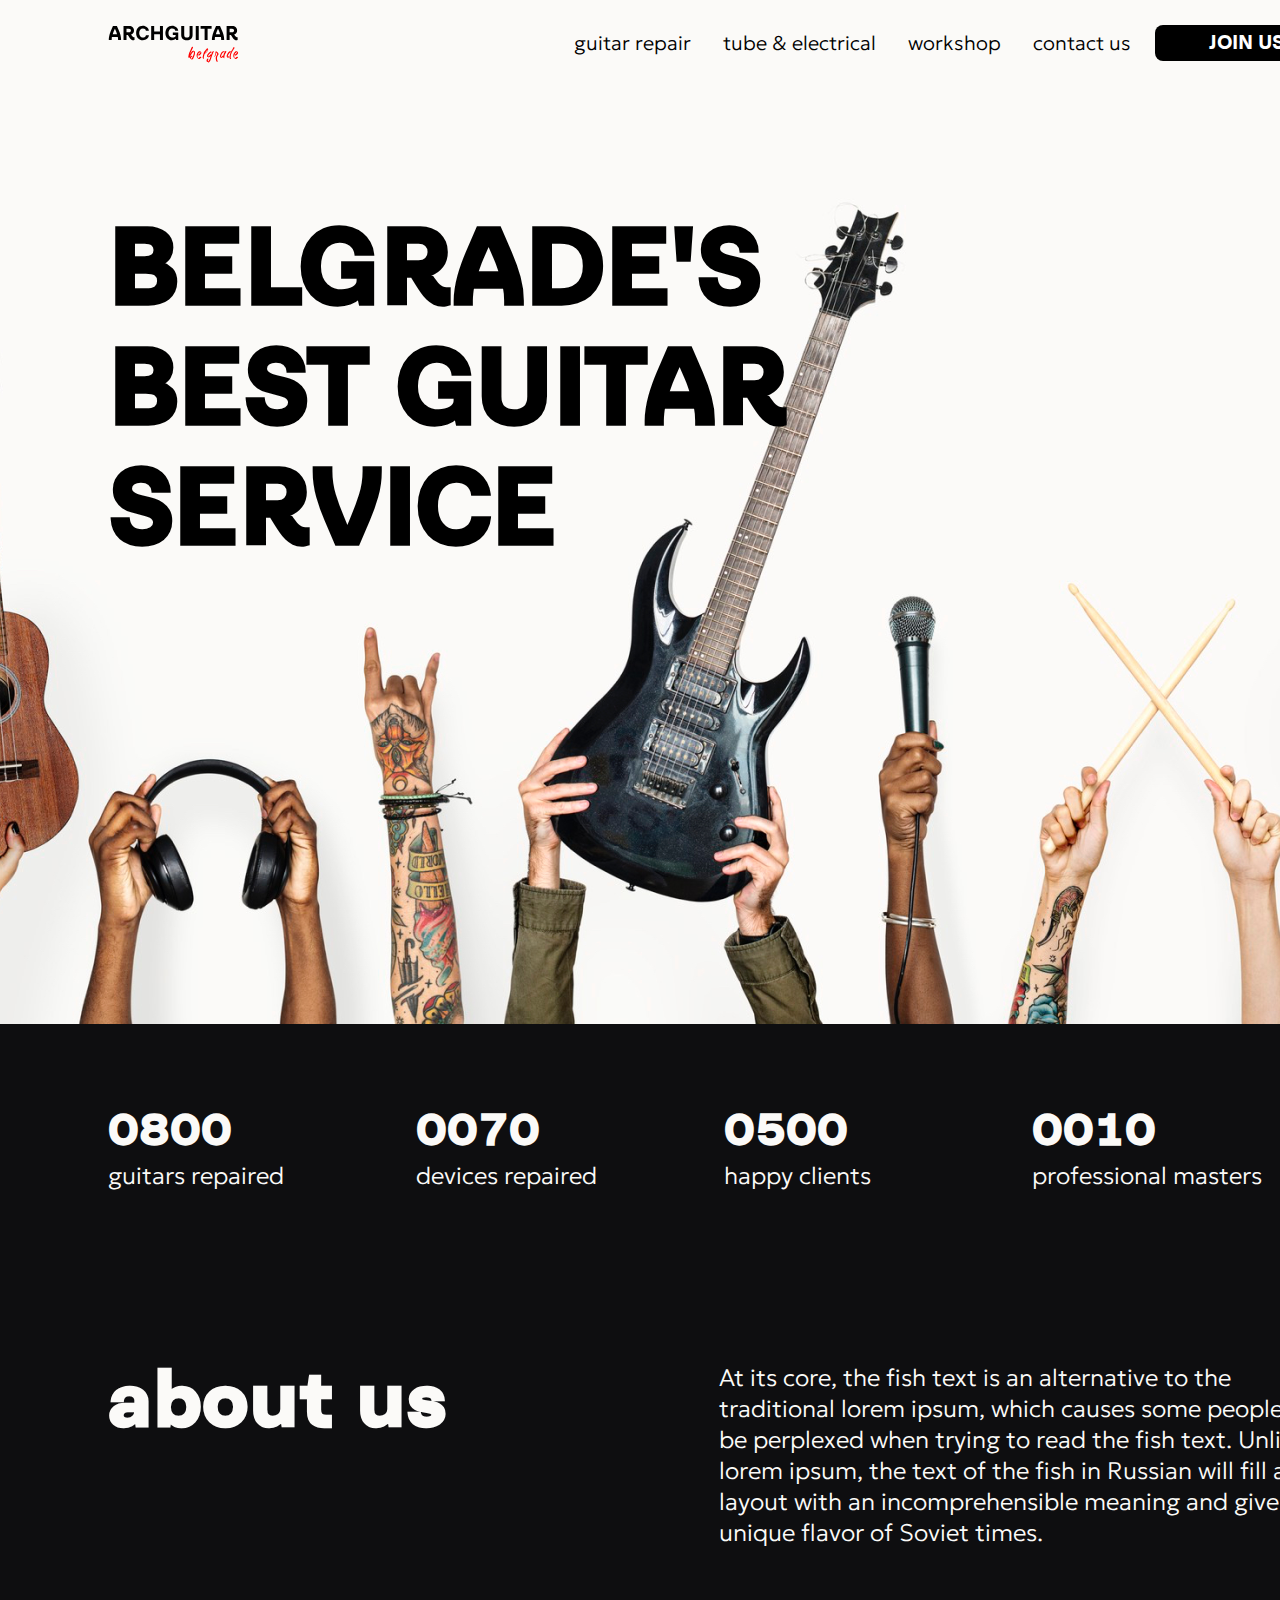
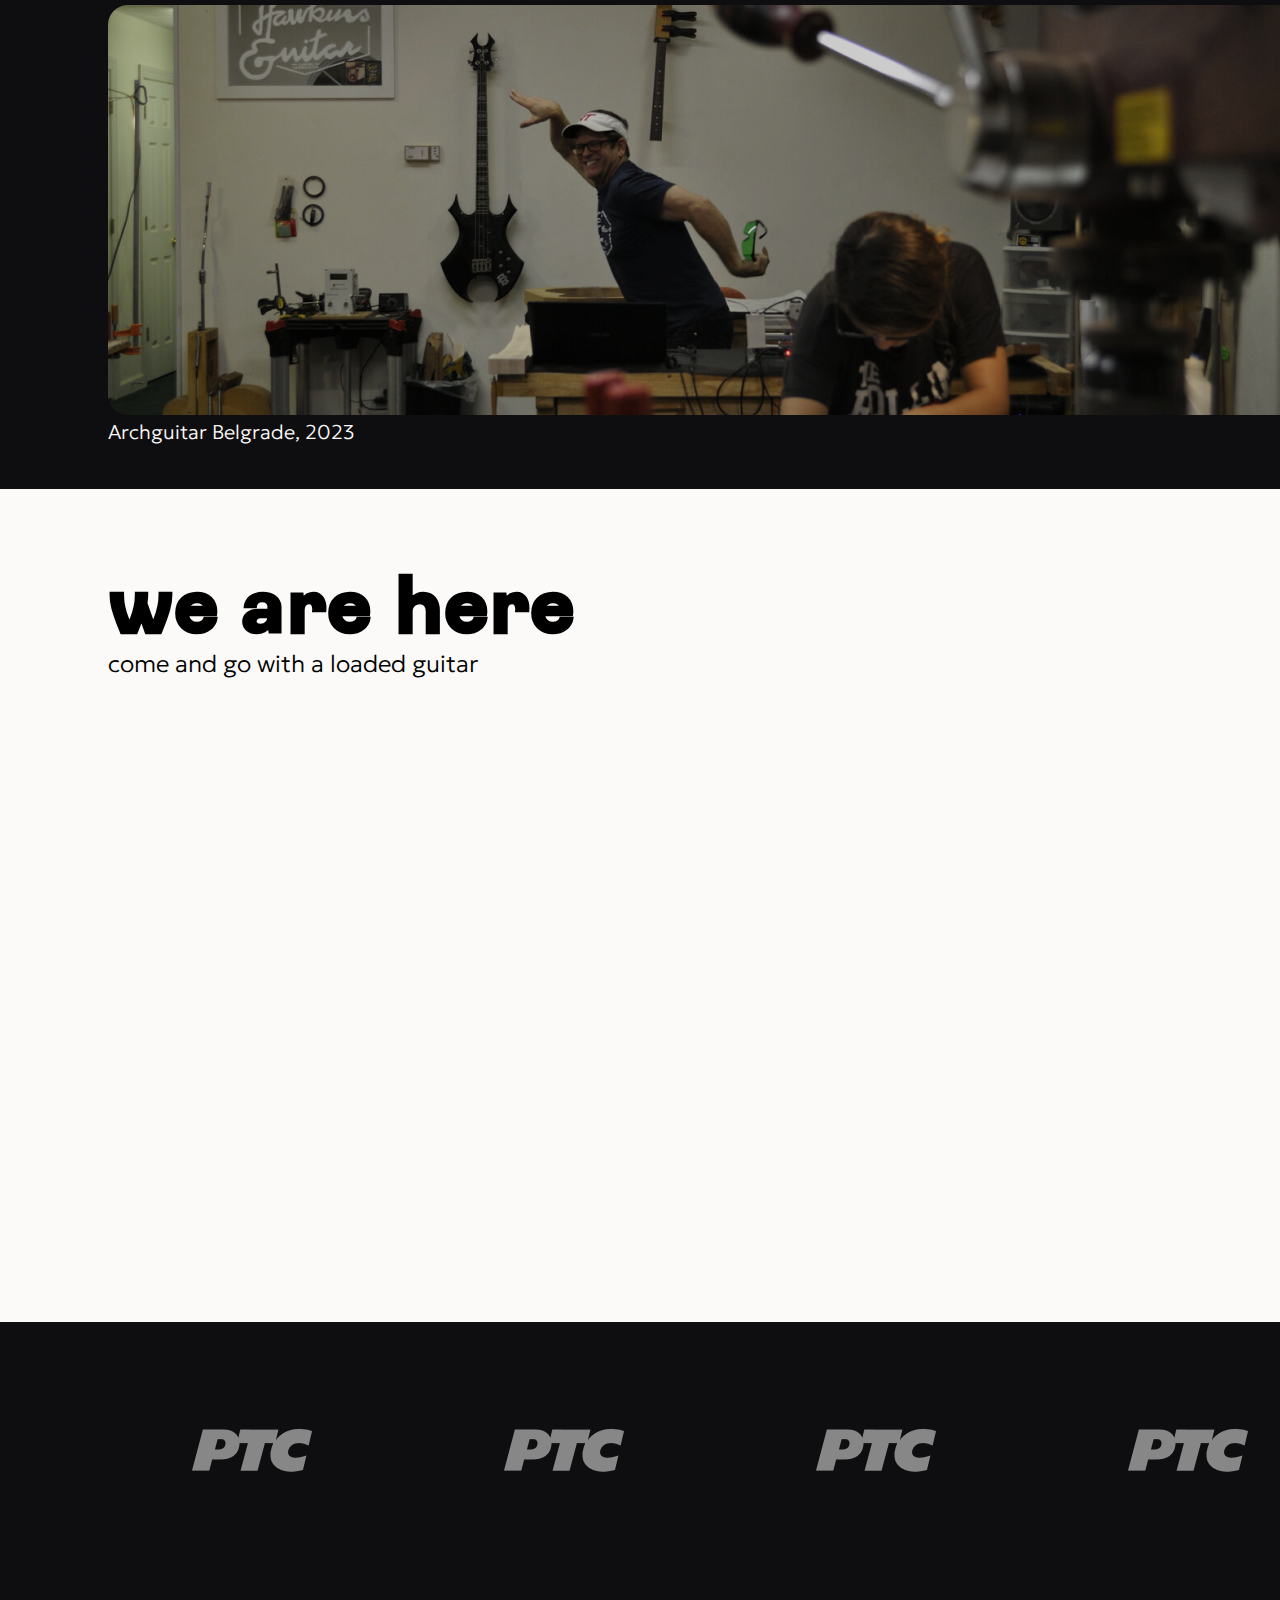
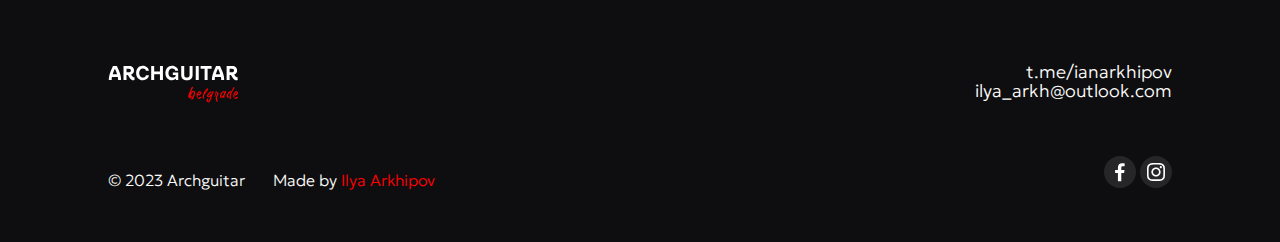
<file: index.html>
<!DOCTYPE html>
<html lang="en">
<head>
    <meta charset="UTF-8" name="description" content="Belgrade's best guitar service">
    <title>GWorkshop</title>
    <link rel="stylesheet" href="Styles/style.css">
</head>
<body>
<section class="main">
    <header class="header">
        <div class="container">
            <a href="index.html" class="logo">
                <img src="images/Logo.svg" alt="Logo" class="Logo">
            </a>
            <nav class="menu">
                <ul class="menu-list">
                    <li class="menu-item">
                        <a href="guitarrepair.html">guitar repair</a>
                    </li>

                    <li class="menu-item">
                        <a href="guitarrepair.html">tube & electrical</a>
                    </li>

                    <li class="menu-item">
                        <a href="workshop.html">workshop</a>
                    </li>
                    <li class="menu-item">
                        <a href="contact-us.html">contact us</a>
                    </li>
                </ul>
            </nav>
            <button class="Join-us">join us</button>
        </div>
    </header>
</section>

<section class="main-content">
    <div class="container">
        <div class="main-titling">
            <h1>Belgrade's best guitar service</h1>
        </div>
    </div>
</section>

<section class="about-us">
    <div class="container">
        <div class="statistics">
            <div class="stats-item">
                <H3>0800</H3>
                <p>guitars repaired</p>
            </div>
            <div class="stats-item">
                <H3>0070</H3>
                <p>devices repaired</p>
            </div>
            <div class="stats-item">
                <H3>0500</H3>
                <p>happy clients</p>
            </div>
            <div class="stats-item2">
                <H3>0010</H3>
                <p>professional masters</p>
            </div>
        </div>
    </div>
    <div class="container">
        <div class="about-us-container">
            <div class="about-us-item">
                <H2>about us</H2>
            </div>
            <div class="about-us-item">
                <p>At its core, the fish text is an alternative to the traditional lorem ipsum, which causes some people
                    to be perplexed when trying to read the fish text. Unlike lorem ipsum, the text of the fish in
                    Russian will fill any layout with an incomprehensible meaning and give a unique flavor of Soviet
                    times.</p>
            </div>
        </div>
        <div class="about-img-container">
            <img src="./images/Workshop-fun.png" alt="workshop-fun" class="workshop-fun">
        </div>
        <span>Archguitar Belgrade, 2023</span>
    </div>
</section>
<section class="we-are-here">
    <div class="container">
        <H2>we are here</H2>
        <p>come and go with a loaded guitar</p>
    </div>
    <div class="map">
        <iframe src="https://www.google.com/maps/embed?pb=!1m18!1m12!1m3!1d2314.700526173349!2d20.459799630279203!3d44.82062353964571!2m3!1f0!2f0!3f0!3m2!1i1024!2i768!4f13.1!3m3!1m2!1s0x475a7ab4a6fbc739%3A0x672a896e262998cb!2z0KHRgtGD0LTQtdC90YLRgdC60Lgg0YLRgNCzIDE2LCDQkdC10L7Qs9GA0LDQtA!5e0!3m2!1sru!2srs!4v1698273071706!5m2!1sru!2srs"
                width="1440" height="450" style="border:0;" allowfullscreen="" loading="lazy"
                referrerpolicy="no-referrer-when-downgrade"></iframe>
    </div>
</section>

<section class="partners">
    <div class="container">
        <div class="partners">
            <div class="partner">
                <a href="https://www.rts.rs/sr/index.html" class="partner-1"><img src="images/RTS.png" alt="rts" class="partner-1"></a>
            </div>
            <div class="partner">
                <a href="https://www.rts.rs/sr/index.html" class="partner-1"><img src="images/RTS.png" alt="rts" class="partner-1"></a>
            </div>
            <div class="partner">
                <a href="https://www.rts.rs/sr/index.html" class="partner-1"><img src="images/RTS.png" alt="rts" class="partner-1"></a>
            </div>
            <div class="partner">
                <a href="https://www.rts.rs/sr/index.html" class="partner-1"><img src="images/RTS.png" alt="rts" class="partner-1"></a>
            </div>
        </div>
    </div>
</section>
<footer class="footer">
    <div class="container">
        <div class="footer-line-1">
            <div class="logo">
                <img src="images/logo-inverted.svg" alt="logo-invert" class="Logo">
            </div>
            <div class="p-links">
                <div class="links">
                    <a class="links" href="https://t.me/ianarkhipov">t.me/ianarkhipov</a>
                </div>
                <div class="links">
                    <a class="links" href="mailto:ilya_arkh@outlook.co">ilya_arkh@outlook.com</a>
                </div>
            </div>
        </div>
        <div class="footer-line-2">
            <div class="rights">
                <span class="right">© 2023 Archguitar</span>
                <span class="right">Made by <a href="https://github.com/ianarkhipov?tab=repositories">Ilya Arkhipov</a></span>
            </div>
            <div class="icons">
                <div class="icons-tray">
                    <i><img src="./images/Fa-fb.svg" class="fb" alt="fb"></i>
                    <i><img src="./images/Fa-inst.svg" class="inst" alt="inst"> </i>
                </div>
            </div>
        </div>
    </div>
</footer>
</body>
</file>
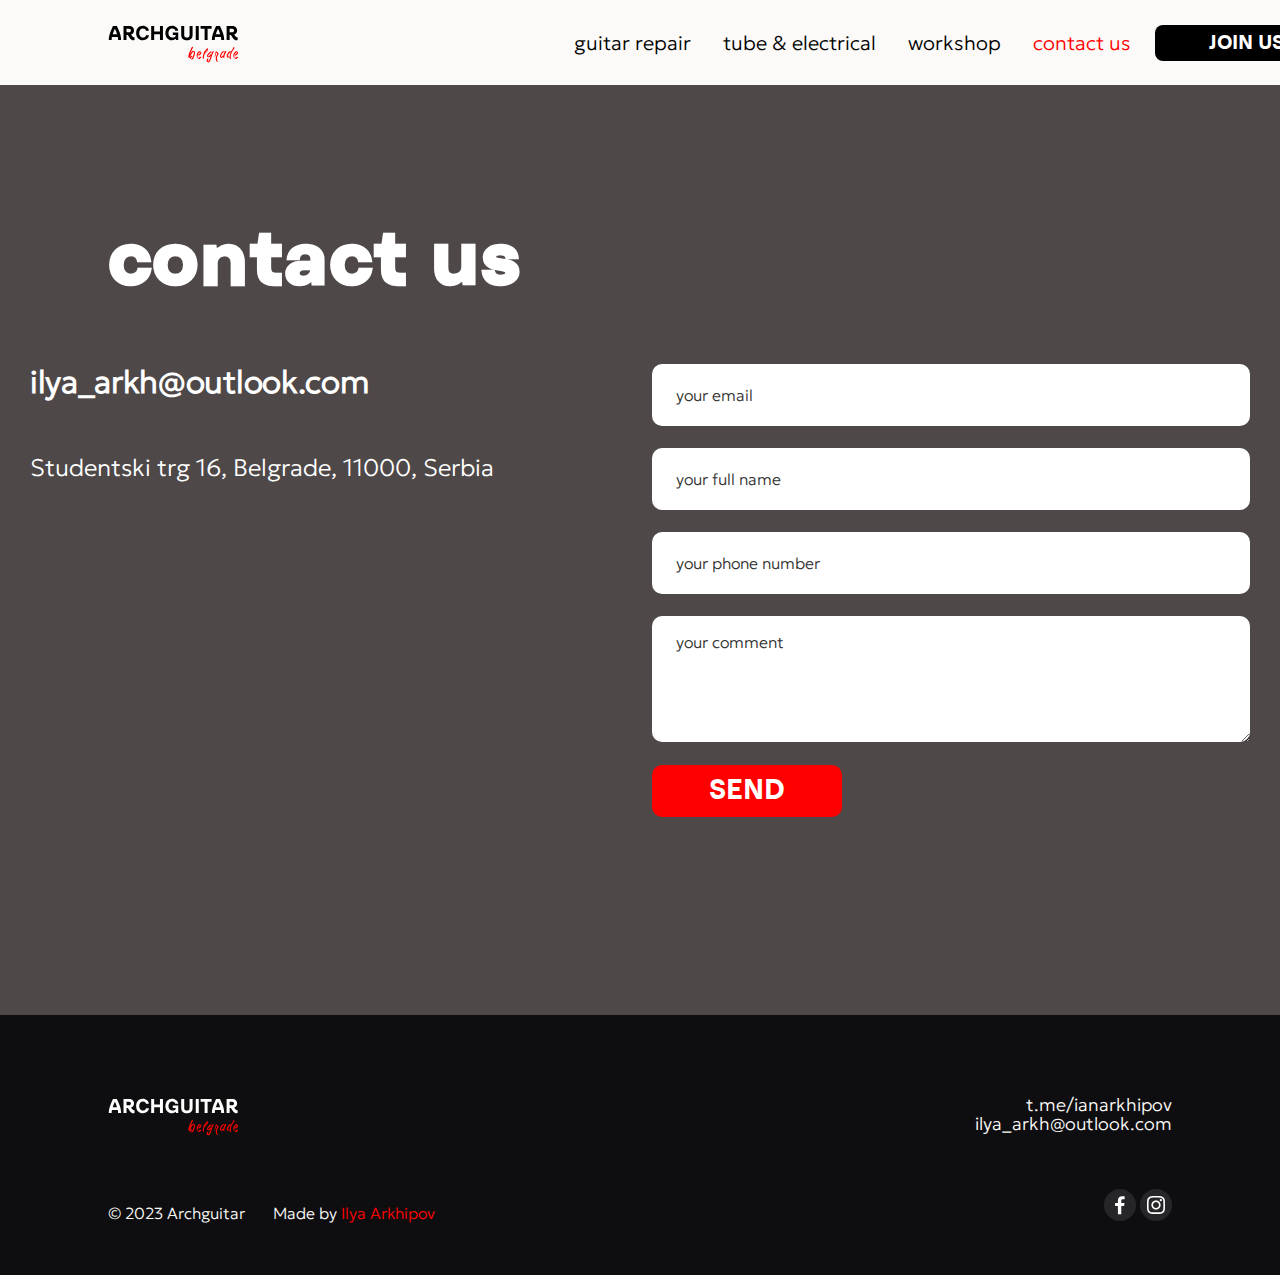
<file: contact-us.html>
<!DOCTYPE html>
<html lang="en">
<head>
    <meta charset="UTF-8">
    <title>GWorkshop</title>
    <link rel="stylesheet" href="Styles/style.css">

</head>
<body>
<section class="main">
    <header class="header">
        <div class="container">
            <a href="index.html" class="logo">
                <img src="images/Logo.svg" alt="Logo" class="Logo">
            </a>
            <nav class="menu">
                <ul class="menu-list">
                    <li class="menu-item">
                        <a href="guitarrepair.html"> guitar repair</a>
                    </li>

                    <li class="menu-item">
                        <a href="tube&electrical.html">tube & electrical</a>
                    </li>

                    <li class="menu-item">
                        <a href="workshop.html">workshop</a>
                    </li>
                    <li class="menu-item">
                        <a style="color:red" href="contact-us.html">contact us</a>
                    </li>
                </ul>
            </nav>
            <button class="Join-us">join us</button>
        </div>
    </header>
</section>

<section class="contact-us-main">
    <div class="container">
        <H2 class="contact-us-title">contact us</H2>
    </div>
    <div class="container">
        <div class="contact-us-container">
            <div class="contact-card1">
                <h3 class="contact-us-link"><a href="mailto:ilya_arkh@outlook.co">ilya_arkh@outlook.com</a></h3>
                <p class="contact-us-address">Studentski trg 16, Belgrade, 11000, Serbia</p>
            </div>

            <div class="contact-card2">
                <div class="order-form">
                    <div class="form__group">
                        <input class="input" type="text" placeholder="1">
                        <label class="label">your email</label>
                    </div>
                    <div class="form__group">
                        <input class="input" type="text" placeholder="1">
                        <label class="label">your full name</label>
                    </div>
                    <div class="form__group">
                        <input class="input" type="text" placeholder="1">
                        <label class="label">your phone number</label>
                    </div>
                    <div class="form__group">
                        <textarea class="input" name="" id="comment" cols="30" rows="10" placeholder="1"></textarea>
                        <label class="label-textarea">your comment</label>
                    </div>
                    <button class="order-button">send</button>
                </div>
            </div>
        </div>
    </div>
</section>


<footer class="footer">
    <div class="container">
        <div class="footer-line-1">
            <div class="logo">
                <img src="images/logo-inverted.svg" alt="logo-invert" class="Logo">
            </div>
            <div class="p-links">
                <div class="links">
                    <a class="links" href="https://t.me/ianarkhipov">t.me/ianarkhipov</a>
                </div>
                <div class="links">
                    <a class="links" href="mailto:ilya_arkh@outlook.co">ilya_arkh@outlook.com</a>
                </div>
            </div>
        </div>
        <div class="footer-line-2">
            <div class="rights">
                <span class="right">© 2023 Archguitar</span>
                <span class="right">Made by <a href="https://github.com/ianarkhipov?tab=repositories">Ilya Arkhipov</a></span>
            </div>
            <div class="icons">
                <div class="icons-tray">
                    <i><img src="./images/Fa-fb.svg" class="fb" alt="fb"></i>
                    <i><img src="./images/Fa-inst.svg" class="inst" alt="inst"> </i>
                </div>
            </div>
        </div>
    </div>
</footer>
</body>
</file>
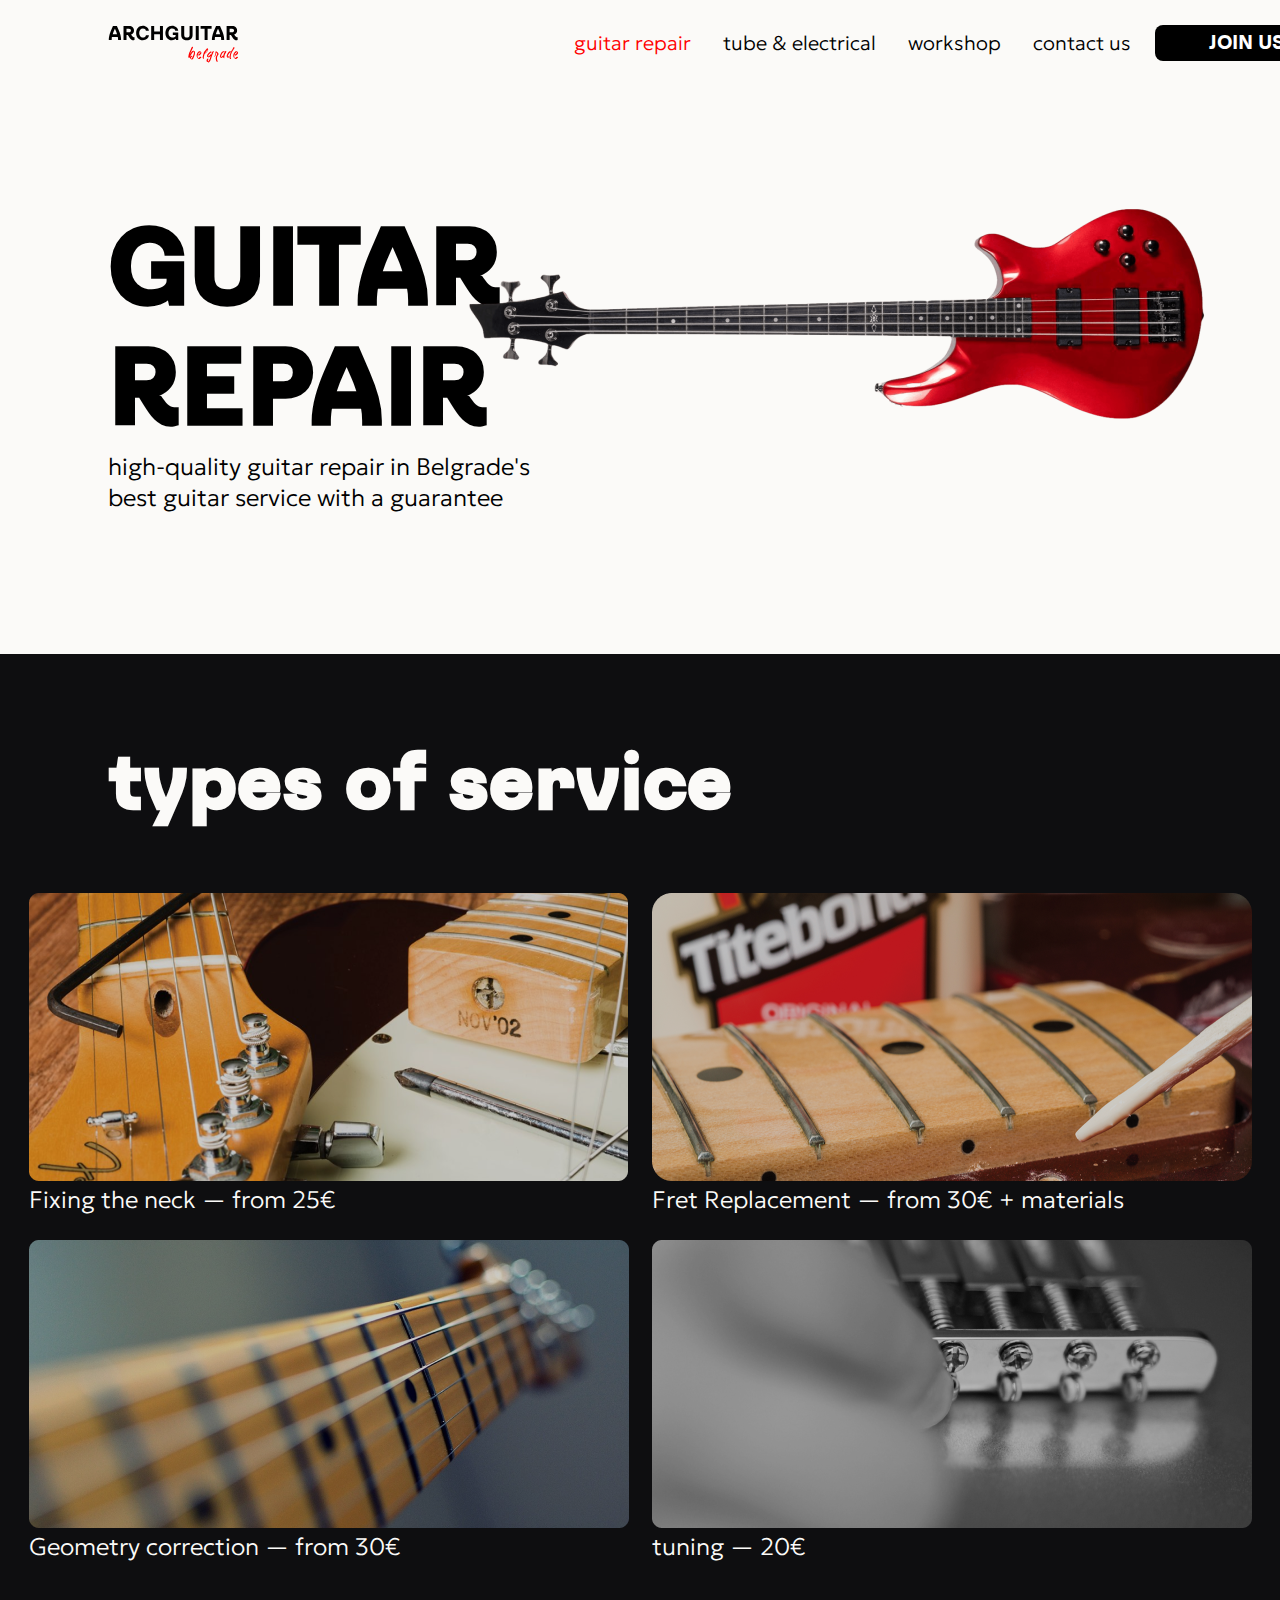
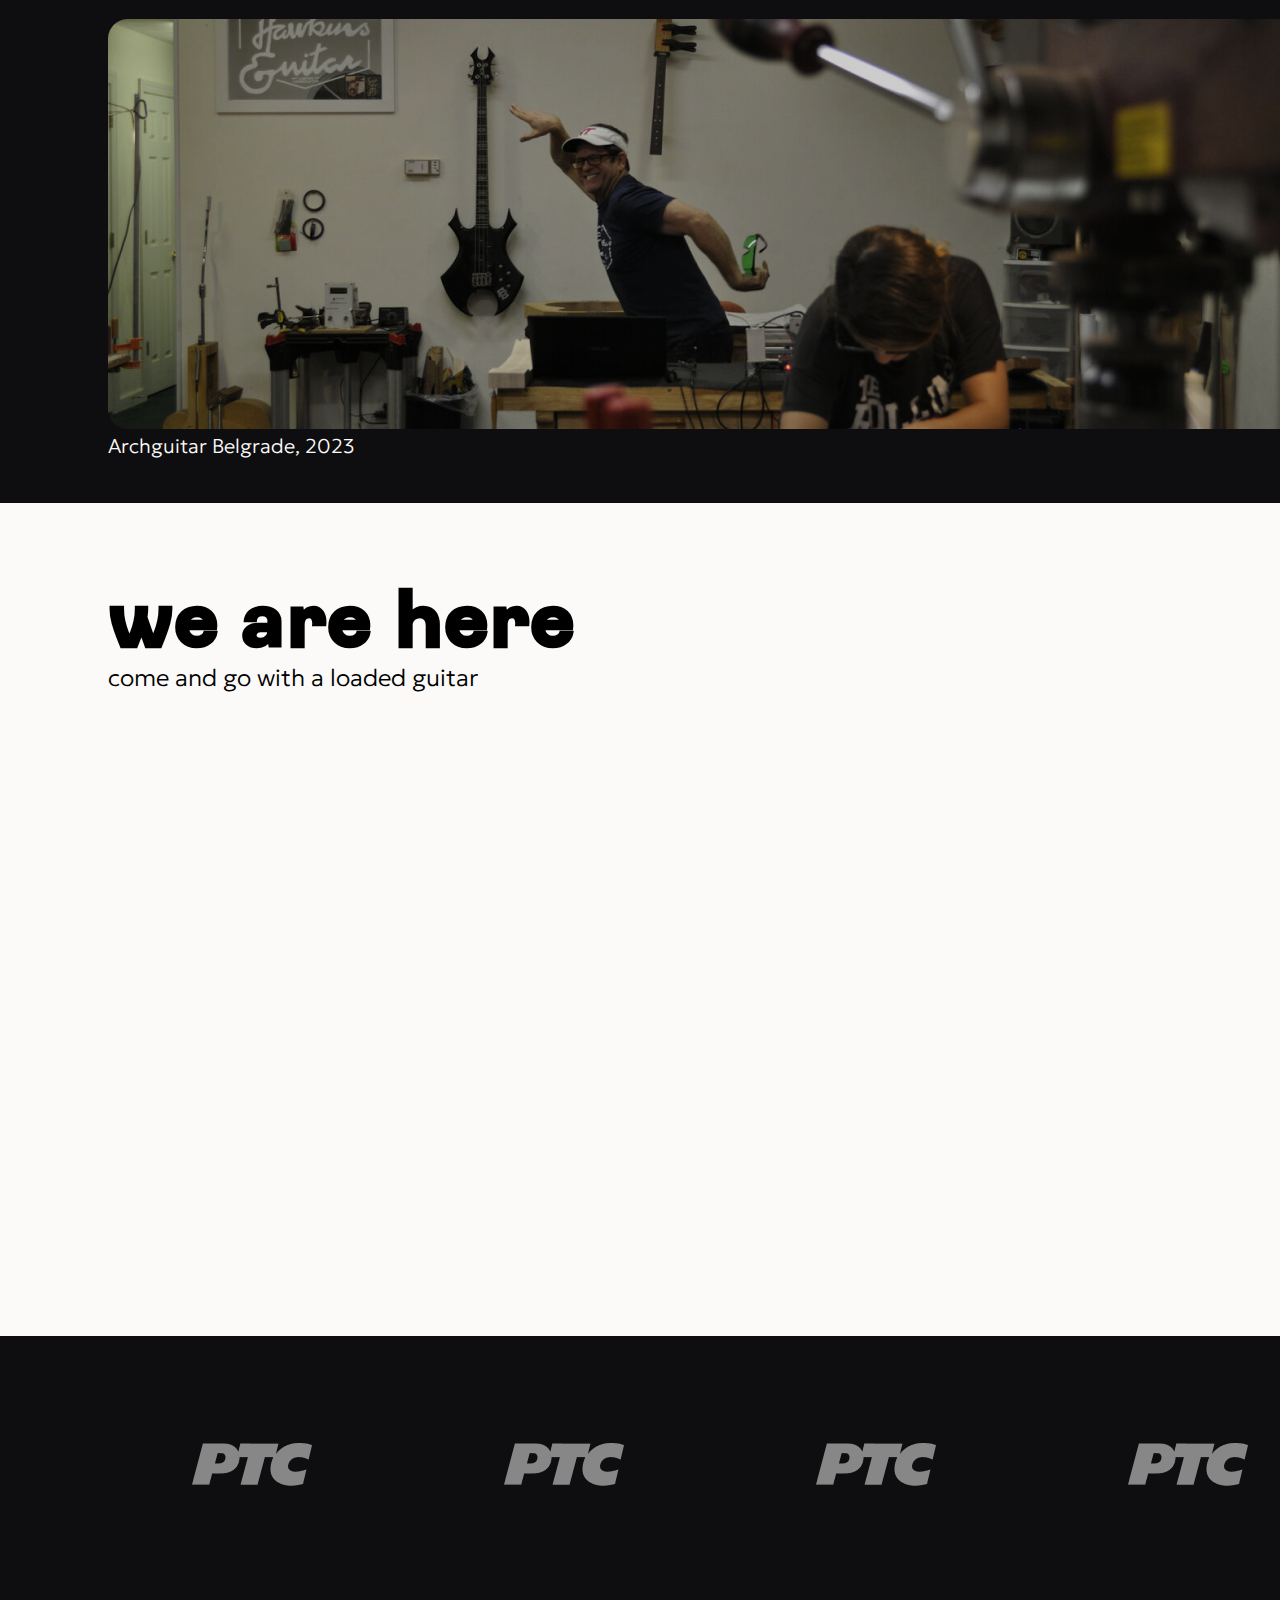
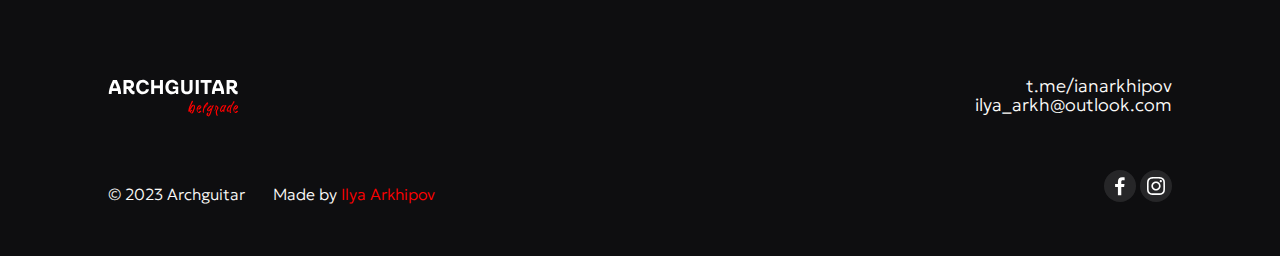
<file: guitarrepair.html>
<!DOCTYPE html>
<html lang="en">
<head>
    <meta charset="UTF-8">
    <title>GWorkshop</title>
    <link rel="stylesheet" href="Styles/style.css">

</head>
<body>
<section class="main">
    <header class="header">
        <div class="container">
            <a href="index.html" class="logo">
                <img src="images/Logo.svg" alt="Logo" class="Logo">
            </a>
            <nav class="menu">
                <ul class="menu-list">
                    <li class="menu-item">
                        <a style="color:red" href="guitarrepair.html"> guitar repair</a>
                    </li>

                    <li class="menu-item">
                        <a href="tube&electrical.html">tube & electrical</a>
                    </li>

                    <li class="menu-item">
                        <a href="workshop.html">workshop</a>
                    </li>
                    <li class="menu-item">
                        <a href="contact-us.html">contact us</a>
                    </li>
                </ul>
            </nav>
            <button class="Join-us">join us</button>
        </div>
    </header>
</section>

<section class="guitarrepair-main-content">
    <div class="container">
        <div class="main-titling">
            <H1 class="main-title">guitar repair</H1>
            <p>high-quality guitar repair in Belgrade's best guitar service with a guarantee</p>
        </div>
        <img src="images/grepair-red-guitar.png" alt="grepair-red-guitar" class="grepair-red-guitar"/>
    </div>
</section>

<section class="about-us">
    <div class="container">
        <H2 class="types-of-service">types of service</H2>
    </div>
    <div class="container">
        <div class="services-container">
            <div class="service-card">
                <img src="images/fixing-neck.png" alt="fixing-neck" class="service-image"/>
                <p>Fixing the neck — from 25€</p>
            </div>
            <div class="service-card">
                <img src="images/fret-replacement.png" alt="fixing-neck" class="service-image"/>
                <p>Fret Replacement — from 30€ + materials</p>
            </div>
            <div class="service-card">
                <img src="images/geometry-correction.png" alt="fixing-neck" class="service-image"/>
                <p>Geometry correction — from 30€</p>
            </div>
            <div class="service-card">
                <img src="images/tuning.png" alt="fixing-neck" class="service-image"/>
                <p>tuning — 20€</p>
            </div>
        </div>
        <div class="about-img-container">
            <img src="./images/Workshop-fun.png" alt="workshop-fun" class="workshop-fun">
        </div>
        <span>Archguitar Belgrade, 2023</span>
    </div>
</section>
<section class="we-are-here">
    <div class="container">
        <H2>we are here</H2>
        <p>come and go with a loaded guitar</p>
    </div>
    <div class="map">
        <iframe src="https://www.google.com/maps/embed?pb=!1m18!1m12!1m3!1d2314.700526173349!2d20.459799630279203!3d44.82062353964571!2m3!1f0!2f0!3f0!3m2!1i1024!2i768!4f13.1!3m3!1m2!1s0x475a7ab4a6fbc739%3A0x672a896e262998cb!2z0KHRgtGD0LTQtdC90YLRgdC60Lgg0YLRgNCzIDE2LCDQkdC10L7Qs9GA0LDQtA!5e0!3m2!1sru!2srs!4v1698273071706!5m2!1sru!2srs"
                width="1440" height="450" style="border:0;" allowfullscreen="" loading="lazy"
                referrerpolicy="no-referrer-when-downgrade"></iframe>
    </div>
</section>

<section class="partners">
    <div class="container">
        <div class="partners">
            <div class="partner">
                <a href="https://www.rts.rs/sr/index.html" class="partner-1"><img src="images/RTS.png" alt="rts" class="partner-1"></a>
            </div>
            <div class="partner">
                <a href="https://www.rts.rs/sr/index.html" class="partner-1"><img src="images/RTS.png" alt="rts" class="partner-1"></a>
            </div>
            <div class="partner">
                <a href="https://www.rts.rs/sr/index.html" class="partner-1"><img src="images/RTS.png" alt="rts" class="partner-1"></a>
            </div>
            <div class="partner">
                <a href="https://www.rts.rs/sr/index.html" class="partner-1"><img src="images/RTS.png" alt="rts" class="partner-1"></a>
            </div>
        </div>
    </div>
</section>
<footer class="footer">
    <div class="container">
        <div class="footer-line-1">
            <div class="logo">
                <img src="images/logo-inverted.svg" alt="logo-invert" class="Logo">
            </div>
            <div class="p-links">
                <div class="links">
                    <a class="links" href="https://t.me/ianarkhipov">t.me/ianarkhipov</a>
                </div>
                <div class="links">
                    <a class="links" href="mailto:ilya_arkh@outlook.co">ilya_arkh@outlook.com</a>
                </div>
            </div>
        </div>
        <div class="footer-line-2">
            <div class="rights">
                <span class="right">© 2023 Archguitar</span>
                <span class="right">Made by <a href="https://github.com/ianarkhipov?tab=repositories">Ilya Arkhipov</a></span>
            </div>
            <div class="icons">
                <div class="icons-tray">
                    <i><img src="./images/Fa-fb.svg" class="fb" alt="fb"></i>
                    <i><img src="./images/Fa-inst.svg" class="inst" alt="inst"> </i>
                </div>
            </div>
        </div>
    </div>
</footer>
</body>
</file>
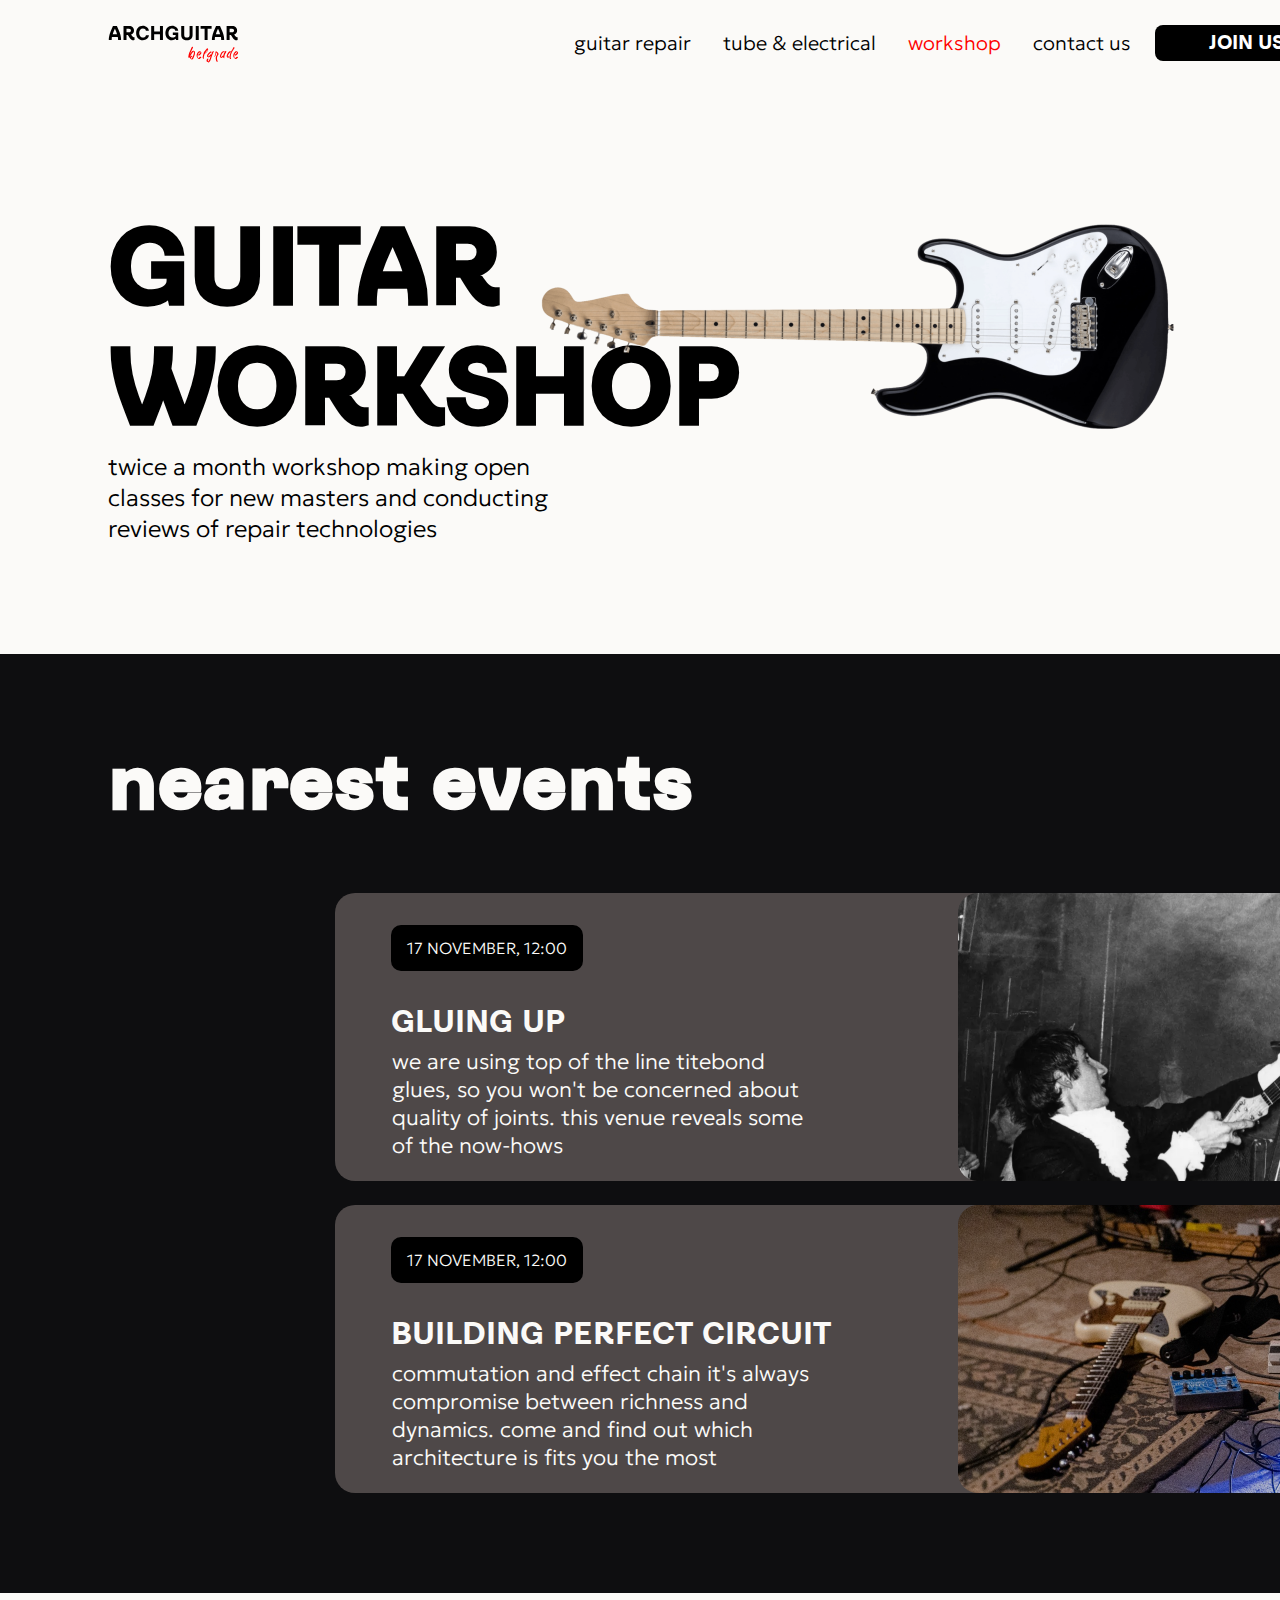
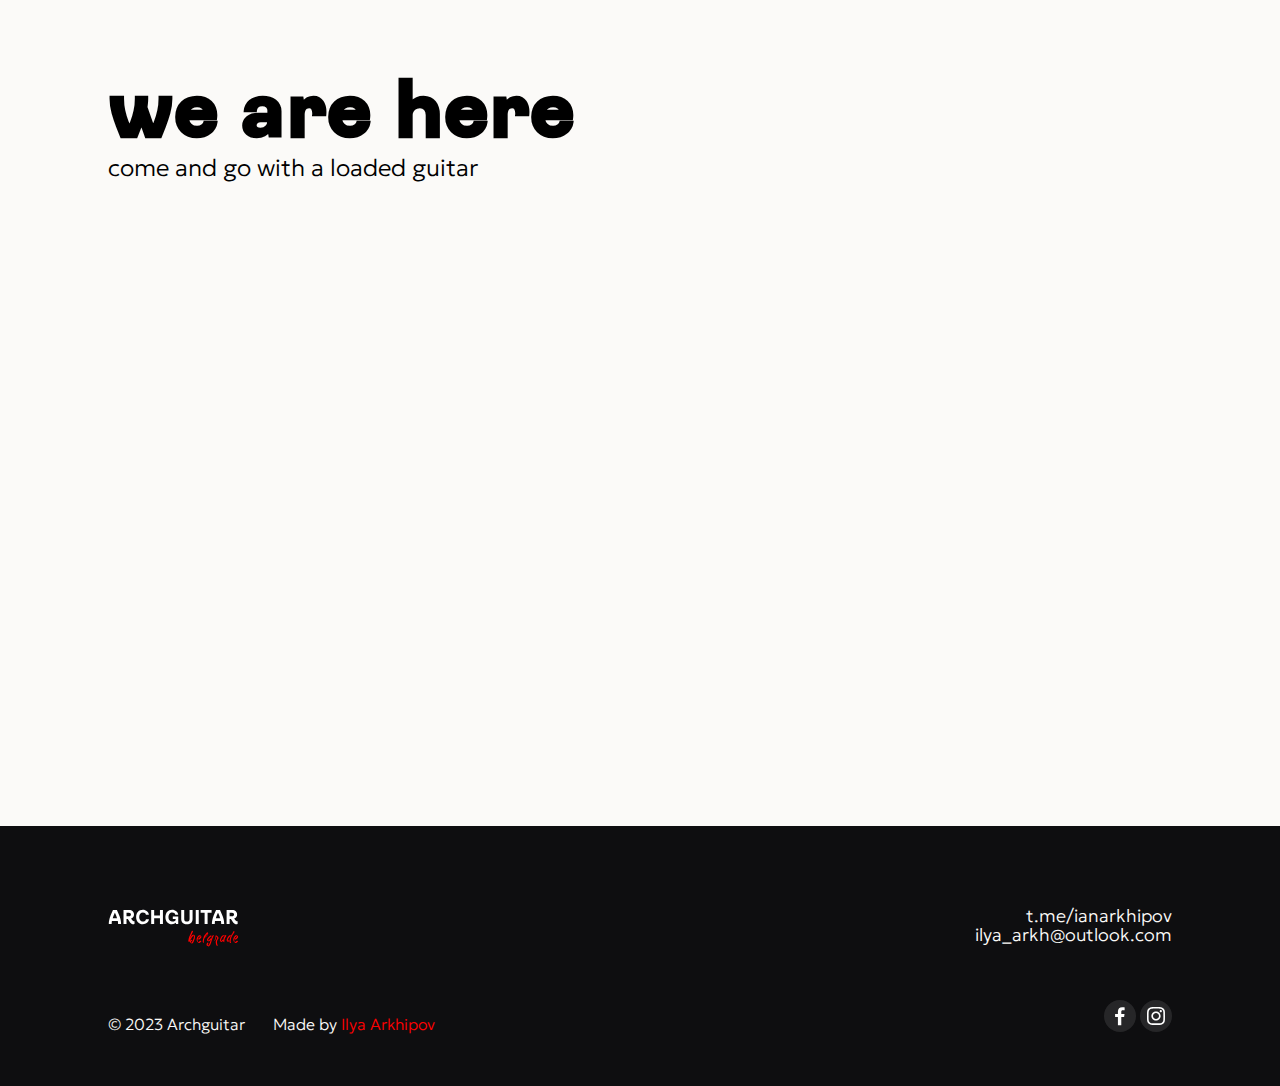
<file: workshop.html>
<!DOCTYPE html>
<html lang="en">
<head>
    <meta charset="UTF-8">
    <title>GWorkshop</title>
    <link rel="stylesheet" href="Styles/style.css">

</head>
<body>
<section class="main">
    <header class="header">
        <div class="container">
            <a href="index.html" class="logo">
                <img src="images/Logo.svg" alt="Logo" class="Logo">
            </a>
            <nav class="menu">
                <ul class="menu-list">
                    <li class="menu-item">
                        <a href="guitarrepair.html"> guitar repair</a>
                    </li>

                    <li class="menu-item">
                        <a href="tube&electrical.html">tube & electrical</a>
                    </li>

                    <li class="menu-item">
                        <a style="color:red" href="workshop.html">workshop</a>
                    </li>
                    <li class="menu-item">
                        <a href="contact-us.html">contact us</a>
                    </li>
                </ul>
            </nav>
            <button class="Join-us">join us</button>
        </div>
    </header>
</section>

<section class="guitarrepair-main-content">
    <div class="container">
        <div class="main-titling">
            <H1 class="main-title">guitar workshop</H1>
            <p>twice a month workshop making open classes for new masters and conducting reviews of repair technologies</p>
        </div>
        <img src="images/stratoworkshop.png" alt="stratoworkshop" class="stratoworkshop"/>
    </div>
</section>

<section class="about-us">
    <div class="container">
        <H2 class="types-of-service">nearest events</H2>
    </div>
    <div class="container">
        <div class="events-container">
            <div class="event-card">
                <div class="card-inlay">
                    <span class="small-info">17 november, 12:00</span>
                    <p class="inlay-title">Gluing up</p>
                    <p class="p-inlay">We are using top of the line Titebond glues, so you won't be concerned about quality of joints. This venue reveals some of the now-hows</p>
                </div>
                <div class="card-inlay">
                    <img src="images/Gluing-up.png" alt="gluing-up" class="event-image"/>
                </div>
            </div>
            <div class="event-card">
                <div class="card-inlay">
                    <span class="small-info">17 november, 12:00</span>
                    <p class="inlay-title">Building perfect circuit</p>
                    <p class="p-inlay">Commutation and effect chain it's always compromise between richness and dynamics. Come and find out which architecture is fits you the most</p>
                </div>
                <div class="card-inlay">
                    <img src="images/Circuit-building.png" alt="Circuit-building" class="event-image"/>
                </div>
            </div>
        </div>
    </div>
</section>

<section class="we-are-here">
    <div class="container">
        <H2>we are here</H2>
        <p>come and go with a loaded guitar</p>
    </div>
    <div class="map">
        <iframe src="https://www.google.com/maps/embed?pb=!1m18!1m12!1m3!1d2314.700526173349!2d20.459799630279203!3d44.82062353964571!2m3!1f0!2f0!3f0!3m2!1i1024!2i768!4f13.1!3m3!1m2!1s0x475a7ab4a6fbc739%3A0x672a896e262998cb!2z0KHRgtGD0LTQtdC90YLRgdC60Lgg0YLRgNCzIDE2LCDQkdC10L7Qs9GA0LDQtA!5e0!3m2!1sru!2srs!4v1698273071706!5m2!1sru!2srs"
                width="1440" height="450" style="border:0;" allowfullscreen="" loading="lazy"
                referrerpolicy="no-referrer-when-downgrade"></iframe>
    </div>
</section>

<footer class="footer">
    <div class="container">
        <div class="footer-line-1">
            <div class="logo">
                <img src="images/logo-inverted.svg" alt="logo-invert" class="Logo">
            </div>
            <div class="p-links">
                <div class="links">
                    <a class="links" href="https://t.me/ianarkhipov">t.me/ianarkhipov</a>
                </div>
                <div class="links">
                    <a class="links" href="mailto:ilya_arkh@outlook.co">ilya_arkh@outlook.com</a>
                </div>
            </div>
        </div>
        <div class="footer-line-2">
            <div class="rights">
                <span class="right">© 2023 Archguitar</span>
                <span class="right">Made by <a href="https://github.com/ianarkhipov?tab=repositories">Ilya Arkhipov</a></span>
            </div>
            <div class="icons">
                <div class="icons-tray">
                    <i><img src="./images/Fa-fb.svg" class="fb" alt="fb"></i>
                    <i><img src="./images/Fa-inst.svg" class="inst" alt="inst"> </i>
                </div>
            </div>
        </div>
    </div>
</footer>
</body>
</file>
<file: Styles/style.css>
* {
    margin: 0;

}

@font-face {
    font-family: 'Srbija Sans';
    src: url("../Fonts/Srbija Sans.ttf");
}

@font-face {
    font-family: 'Geologica';
    src: url("../Fonts/Geologica-ExtraLight.ttf");
}

h4 {

    font-family: 'Srbija Sans', sans-serif;
    font-size: 32px;
    line-height: 35;
    text-transform: uppercase;
}

h3 {
    font-family: 'Srbija Sans', sans-serif;
    font-size: 44px;
    line-height: 57px;
}

h2 {
    font-family: 'Srbija Sans', sans-serif;
    font-size: 80px;
    line-height: 80px;
    text-transform: lowercase;
}


p {
    font-family: 'Geologica', sans-serif;
    font-size: 24px;
    line-height: 31px;
}

.small-info {
    background: #000;
    border-radius: 10px;
    padding: 10px 16px;
    display: inline-flex;
    font-size: 16px;
    text-transform: uppercase;
    margin-top: 32px;
    margin-left: 56px;
}

.inlay-title {
    font-family: 'Srbija Sans', sans-serif;
    font-size: 32px;
    line-height: 35px;
    text-transform: uppercase;
    margin-top: 34px;
    margin-left: 56px;
}

.p-inlay {
    font-family: 'Geologica', sans-serif;
    font-size: 22px;
    line-height: 28px;
    text-transform: lowercase;
    max-width: 428px;
    margin-top: 8px;
    margin-left: 57px;
}

span {
    font-family: 'Geologica', sans-serif;
    font-size: 20px;
    line-height: 26px;
}

.main {
    background-color: #FBFAF8;
    font-family: 'Srbija Sans', 'Srbija Sans', sans-serif;

}

.header {
    background-color: #FBFAF8;
    position: fixed;
    z-index: 2;
    padding: 22px 0;
}

.container {
    margin: 0 auto;
    padding-left: 108px;
    padding-right: 108px;

}

.Join-us {
    background: #000;
    border-radius: 8px;
    width: 183px;
    height: 36px;
    box-sizing: border-box;
    padding: 0;
    display: flex;
    justify-content: center;
    align-items: center;
    border: 0;
    cursor: pointer;
    outline: none;
    font-family: 'Srbija Sans', sans-serif;
    font-size: 20px;
    line-height: 20px;
    color: #FFF;
    text-transform: uppercase;
}

.Join-us:hover {
    background: #F00;
}

.main-content {
    padding-top: 80px;
    overflow: hidden;
    background-image: url("../images/Hands-instruments.png");
    background-position-x: center;
    background-position-y: 80px;
    background-repeat: no-repeat;
    height: 944px;
}



.guitarrepair-main-content {
    overflow: hidden;
    height: 654px;
    background-color: #FBFAF8;;
}


.guitarrepair-main-content .container {
    padding-top: 80px;
    position: relative;
    overflow: hidden;
    height: 654px;
}

.grepair-red-guitar {
    position: absolute;
    top: 13px;
    left: calc(100% - 900px);
    z-index: 0;
}

.stratoworkshop {
    position: absolute;
    top: 100px;
    left: calc(100% - 760px);
    z-index: 0;
}

.contact-us-main {
    padding-top: 100px;
    background-color: #4E4848;
    height: 915px;
}

.contact-us-title {
    padding-top: 121px;
    color: #FFF;
}

.contact-us-link {
    font-family: 'Geologica', sans-serif;
    font-size: 32px;
    line-height: 35px;
    letter-spacing: -0.32px;
    color: #FFF;
}

.contact-us-link a {
    text-decoration: none;
    color:  #FFFFFF;
}

.contact-us-address {
    font-size: 24px;
    line-height: 24px;
    margin-top: 56px;
    color: #FFF;
}


.header .container {
    display: flex;
    justify-content: space-between;
    align-items: center;
}


.event-card p {

}

.events-container {
    display: grid;
    grid-template-rows: repeat(2, 288px);
    gap: 24px;
    width: 611px;
}

.event-card {
    display: flex;
    justify-content: space-between;
    align-content: center;
    background-color: #4E4848;
    /*display: grid;*/
    /*grid-template-rows: repeat(2, 288px);*/
    /*gap: 24px;*/
    border: 0;
    border-radius: 20px;
}

/*.event-card:nth-child(2) {*/
/*    padding-top: 24px;*/
/*}*/

.card-inlay {
    width: 611px;
}

.card-inlay:nth-child(1) {
    /*margin-left: 56px;*/
}

.event-card .event-image {
    /*margin-left: 14px;*/
}

.event-image {
    margin-left: 12px;
    z-index: 0;
}

.event-image:hover {
    background-image: url("../images/hover-price.png");
    opacity: 0.5;
    z-index: 1;
}

.types-of-service {
    padding-top: 91px;

}

.logo img {
    vertical-align: bottom;
}

.logo {
    margin-right: 295px;
}



.menu {
    display: flex;
    align-items: center;
}

.menu-list {
    list-style: none;
    display: flex;
    align-items: center;
}

.menu-item {
    font-family: 'Geologica', sans-serif;
    font-size: 20px;
    line-height: 28px;
}

.menu-item:nth-child(-n+3) {
    margin-right: 32px;
}

.menu-item:nth-child(4) {
    margin-right: 24px;
}

.menu-item a {
    font-size: 20px;
    line-height: 24px;
    color: black;
    text-decoration: none;
    cursor: pointer;
    white-space: nowrap;
}

.menu-item a:hover {
    border-bottom: 2px solid #F00;
}

.main-titling {
    padding-top: 132px;
    /*max-width: 704px;*/
}

h1 {
    font-family: 'Srbija Sans', sans-serif;
    font-size: 109px;
    white-space: pre-wrap;
    width: 750px;
    text-transform: uppercase;
    letter-spacing: -0.1rem;
}

.main-titling p {
    white-space: pre-wrap;
    width: 450px;
}


.main-content .container {
    height: 944px;
}

.statistics {
    padding-top: 80px;
    padding-bottom: 80px;
    display: grid;
    grid-template-columns: repeat(3, 204px) 288px;
    gap: 104px;

}

.about-us {
    background-color: #0E0E10;
    color: #FBFAF8;
    padding-bottom: 44px;
}

.about-us-container {
    padding-top: 91px;
    display: grid;
    grid-template-columns: repeat(2, 611px);
    gap: 0;
    margin-bottom: 56px;
}

.services-container {
    padding-top: 68px;
    display: grid;
    grid-template-columns: repeat(2, 599px);
    gap: 24px;
    margin-bottom: 56px;
    justify-self: center;
}

.events-container {
    padding-top: 68px;
    /*display: grid;*/
    /*grid-template-columns: repeat(2, 661px);*/
    /*gap: 0px;*/
    margin-bottom: 56px;
    justify-self: center;
}

.contact-us-container {
    padding-top: 64px;
    display: grid;
    grid-template-columns: repeat(2, 598px);
    gap: 24px;
    margin-bottom: 56px;
    justify-self: center;
}



.we-are-here {
    padding-top: 80px;
    background-color: #FBFAF8;
    padding-bottom: 34px;
}

.map {
    margin-top: 34px;
    margin-bottom: 120px;
    background-color: #FBFAF8;
}

.partners {
    background-color: #0E0E10;
    color: #FBFAF8;
    display: grid;
    grid-template-columns: repeat(4, 288px);
    gap: 24px;

}

.partner {
    padding-top: 80px;
    width: 288px;
    height: 100px;
    opacity: 0.5;
    display: flex;
    justify-content: center;
    align-items: center;
    padding-bottom: 80px;
}

footer {
    padding-top: 80px;
    background-color: #0E0E10;
    color: #FBFAF8;
    padding-bottom: 50px;
}

.footer-line-1 {
    height: 65px;
    display: flex;
    flex-direction: row;
    justify-content: space-between;
    align-items: start;
}

.footer-line-2 {
    height: 65px;
    display: flex;
    flex-direction: row;
    justify-content: space-between;
    align-items: end;
}

.p-links {
    display: flex;
    flex-direction: column;
}

.links {
    float: right;
    font-family: 'Geologica', sans-serif;
    font-size: 18px;
    line-height: 19px;
}

.links a {
    text-decoration: none;
    color: #FBFAF8;
}

.right a {
    text-decoration: none;
    color:  #FF0000;
}

.right {
    font-size: 16px;
    line-height: 24px;
}

.red {
    font-size: 16px;
    line-height: 24px;
    color: #F00;
}

.right:nth-child(1) {
    margin-right: 24px;
}


.order-text {
    font-size: 24px;
    line-height: 29px;
    padding: 60px 40px;
    text-align: center;
}

.order-form {
    display: grid;
    gap: 24px;
    grid-template-rows: repeat(3, 60px) 100px;
    justify-content: center;
    width: 598px;
    height: 555px;
    margin-bottom: 20px;

}

.form__group {
    display: flex;
    align-items: center;
    justify-content: flex-start;
    width: 598px;
    height: 60px;
    border: 0;
    outline: none;
    position: relative;

}

.form__group:nth-child(4) {
    height: 100px;
}

.form__group:nth-child(4) .input {
    height: 100px;
}

.input {
    font-size: 16px;
    width: 598px;
    height: 60px;
    border: 0;
    border-radius: 10px;
    text-indent: 24px;
    line-height: 16px;
    font-family: 'Geologica', sans-serif;
    color: #0E0E10;
}

textarea {
    text-indent: 24px;
    padding-top: 24px;
    margin-top: 24px;
    font-size: 16px;
    line-height: 16px;
    font-family: 'Geologica', sans-serif;
    color: #0E0E10;;
}

.label {
    position: absolute;
    top: 50%;
    left: 24px;
    transform: translateY(-50%);
    /*transition: all ease 2s;*/
    pointer-events: none;
    font-size: 16px;
    line-height: 16px;
    font-family: 'Geologica', sans-serif;
    color: #313231;
}

.label-textarea {
    position: absolute;
    top: 25%;
    left: 24px;
    transform: translateY(-50%);
    /*transition: all ease 2s;*/
    pointer-events: none;
    font-size: 16px;
    line-height: 16px;
    font-family: 'Geologica', sans-serif;
    color: #313231;
}

.input::placeholder {
    opacity: 0;
}

.input:focus + .label {
   opacity: 0;
}

.input:focus + .label-textarea {
    opacity: 0;
}

.input:not(:placeholder-shown) + .label {
   opacity: 0;
}

.input:not(:placeholder-shown) + .label-textarea {
    opacity: 0;
}


.order-button {
    width: 190px;
    height: 52px;
    border-radius: 10px;
    background: #F00;
    border: 0;
    color: #FFF;
    margin-top: 24px;
    font-family: 'Srbija Sans', sans-serif;
    font-size: 28px;
    line-height: 28px;
    text-transform: uppercase;
}
</file>
